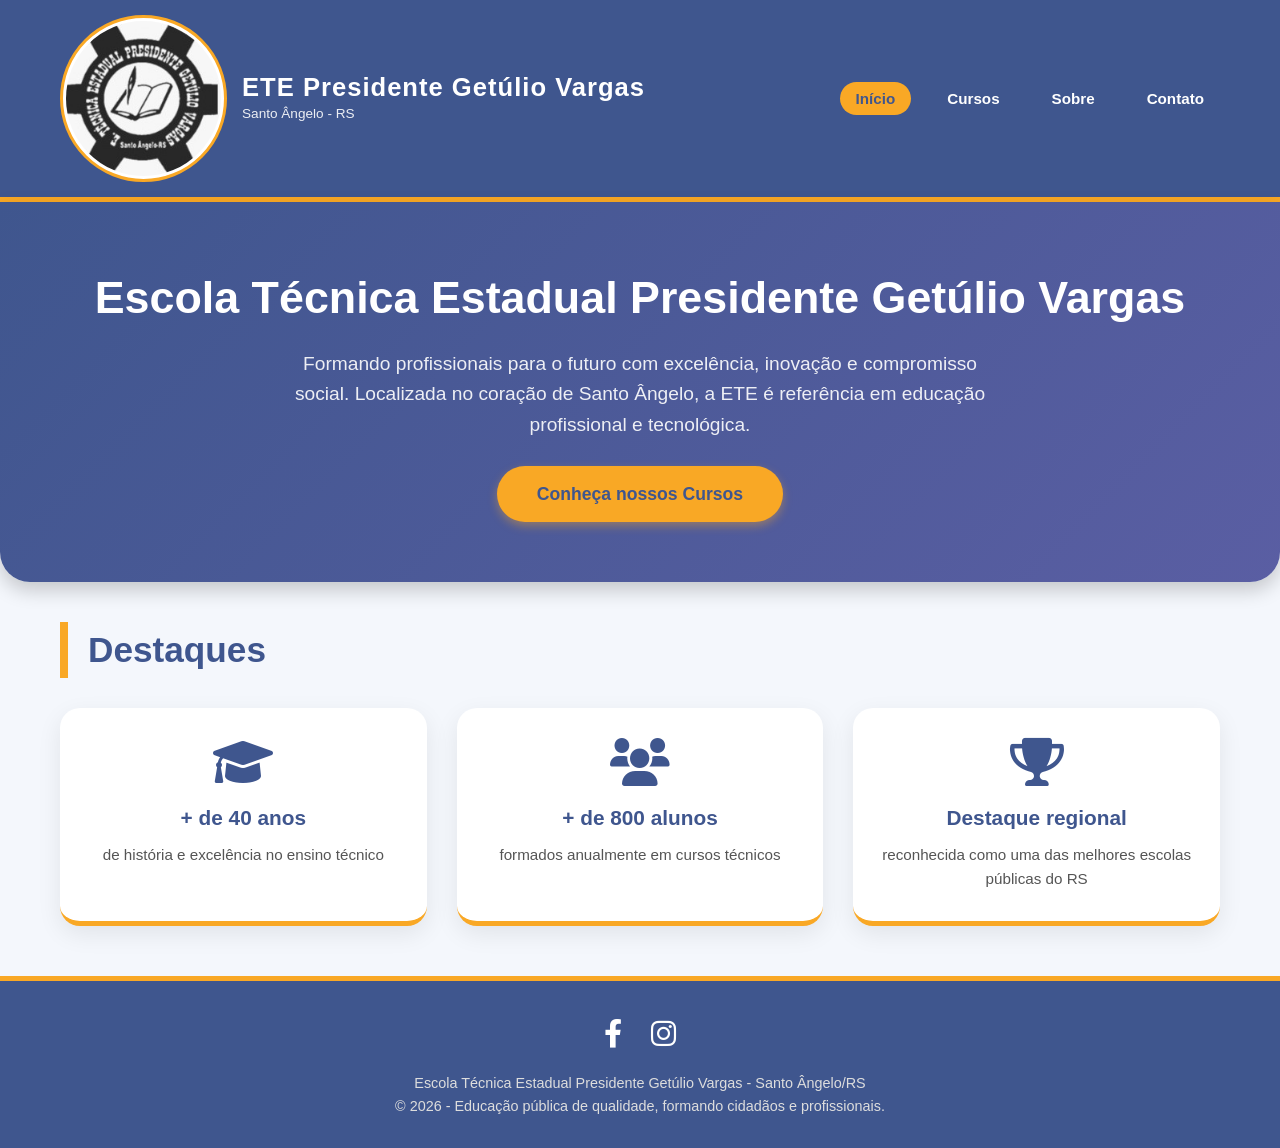
<file: index.html>
<!DOCTYPE html>
<html lang="pt-BR">
<head>
    <meta charset="UTF-8">
    <meta name="viewport" content="width=device-width, initial-scale=1.0">
    <title>Início - ETE Presidente Getúlio Vargas</title>
    <link rel="stylesheet" href="style.css">
    <link rel="stylesheet" href="https://cdnjs.cloudflare.com/ajax/libs/font-awesome/6.0.0-beta3/css/all.min.css">
</head>
<body>

    <!-- HEADER -->
    <header>
        <div class="container header-content">
            <div class="logo">
                <img src="logo.png" alt="Logo ETE Getúlio Vargas" class="logo-img">
                <div class="logo-text">
                    <h1>ETE Presidente Getúlio Vargas</h1>
                    <p>Santo Ângelo - RS</p>
                </div>
            </div>
            <nav>
                <ul>
                    <li><a href="index.html" class="active">Início</a></li>
                    <li><a href="cursos.html">Cursos</a></li>
                    <li><a href="sobre.html">Sobre</a></li>
                    <li><a href="contato.html">Contato</a></li>
                </ul>
            </nav>
        </div>
    </header>

    <!-- HERO -->
    <section class="hero">
        <div class="container">
            <h2>Escola Técnica Estadual Presidente Getúlio Vargas</h2>
            <p>Formando profissionais para o futuro com excelência, inovação e compromisso social. Localizada no coração de Santo Ângelo, a ETE é referência em educação profissional e tecnológica.</p>
            <a href="cursos.html" class="btn">Conheça nossos Cursos</a>
        </div>
    </section>

    <!-- DESTAQUES RÁPIDOS -->
    <div class="container">
        <h2 class="section-title">Destaques</h2>
        <div class="destaques-grid">
            <div class="destaque-item">
                <i class="fas fa-graduation-cap"></i>
                <h3>+ de 40 anos</h3>
                <p>de história e excelência no ensino técnico</p>
            </div>
            <div class="destaque-item">
                <i class="fas fa-users"></i>
                <h3>+ de 800 alunos</h3>
                <p>formados anualmente em cursos técnicos</p>
            </div>
            <div class="destaque-item">
                <i class="fas fa-trophy"></i>
                <h3>Destaque regional</h3>
                <p>reconhecida como uma das melhores escolas públicas do RS</p>
            </div>
        </div>
    </div>

    <!-- FOOTER -->
    <footer>
        <div class="container">
            <div class="social">
                <a href="#" target="_blank"><i class="fab fa-facebook-f"></i></a>
                <a href="#" target="_blank"><i class="fab fa-instagram"></i></a>
          
            </div>
            <p>
                Escola Técnica Estadual Presidente Getúlio Vargas - Santo Ângelo/RS<br>
                &copy; 2026 - Educação pública de qualidade, formando cidadãos e profissionais.
            </p>
        </div>
    </footer>

</body>
</html>
</file>
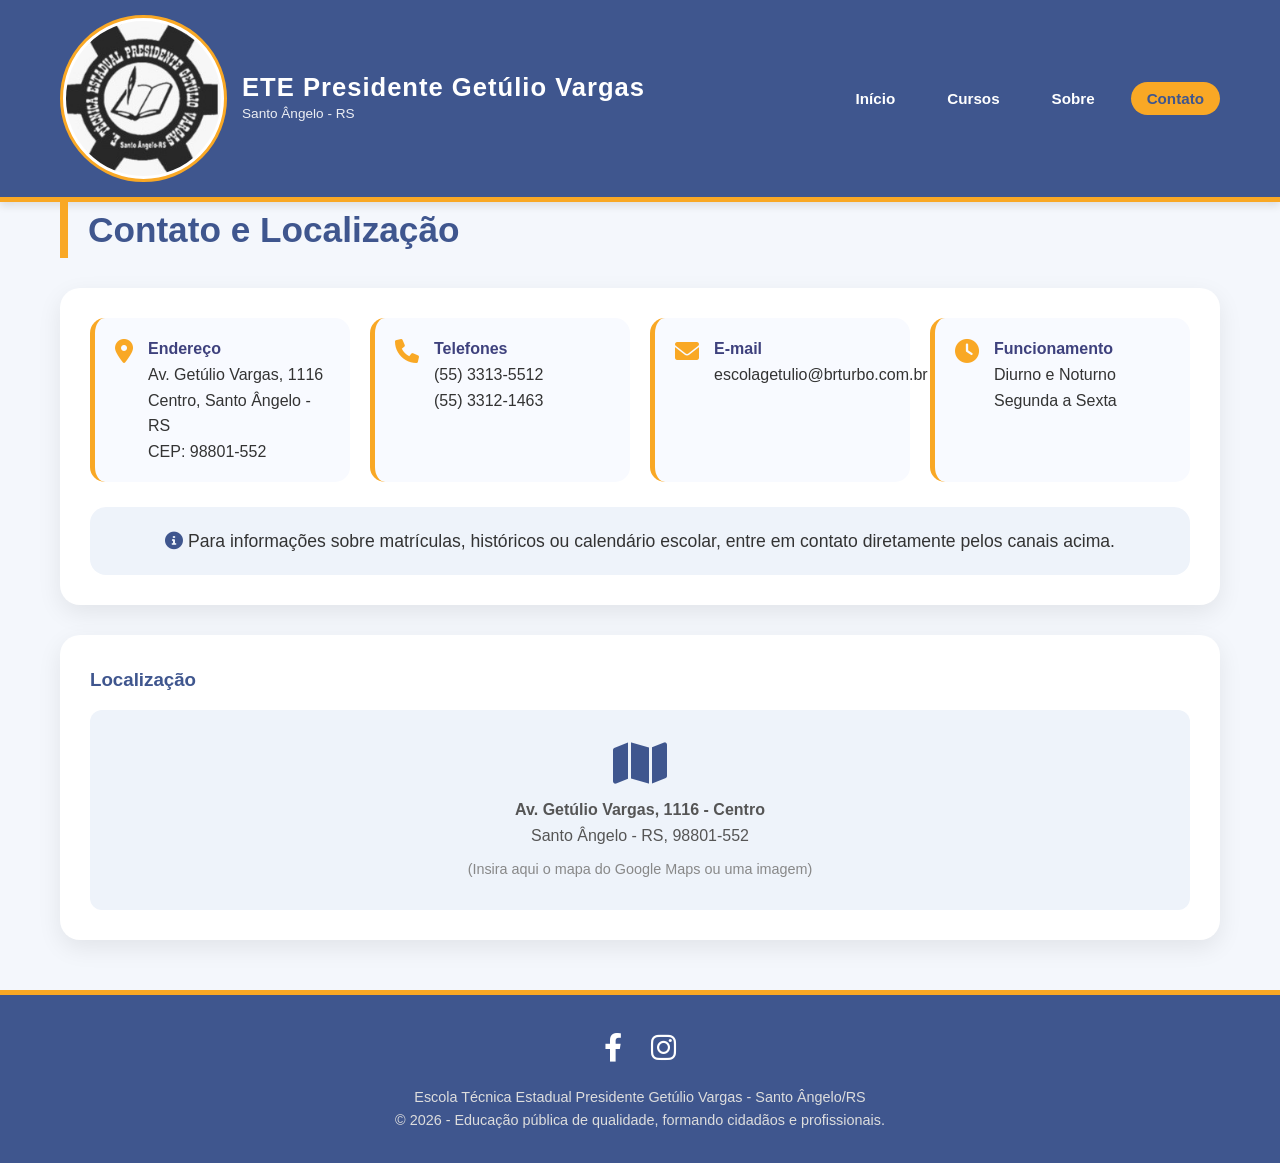
<file: contato.html>
<!DOCTYPE html>
<html lang="pt-BR">
<head>
    <meta charset="UTF-8">
    <meta name="viewport" content="width=device-width, initial-scale=1.0">
    <title>Contato - ETE Presidente Getúlio Vargas</title>
    <link rel="stylesheet" href="style.css">
    <link rel="stylesheet" href="https://cdnjs.cloudflare.com/ajax/libs/font-awesome/6.0.0-beta3/css/all.min.css">
</head>
<body>

    <!-- HEADER -->
    <header>
        <div class="container header-content">
            <div class="logo">
                <img src="logo.png" alt="Logo ETE Getúlio Vargas" class="logo-img">
                <div class="logo-text">
                    <h1>ETE Presidente Getúlio Vargas</h1>
                    <p>Santo Ângelo - RS</p>
                </div>
            </div>
            <nav>
                <ul>
                    <li><a href="index.html">Início</a></li>
                    <li><a href="cursos.html">Cursos</a></li>
                    <li><a href="sobre.html">Sobre</a></li>
                    <li><a href="contato.html" class="active">Contato</a></li>
                </ul>
            </nav>
        </div>
    </header>

    <!-- CONTEÚDO CONTATO -->
    <div class="container">
        <h2 class="section-title">Contato e Localização</h2>

        <div class="info-block">
            <div class="contact-grid">
                <div class="contact-item">
                    <i class="fas fa-map-marker-alt" style="color:#f9a825; font-size:1.5rem;"></i>
                    <div>
                        <strong>Endereço</strong>
                        Av. Getúlio Vargas, 1116<br>
                        Centro, Santo Ângelo - RS<br>
                        CEP: 98801-552
                    </div>
                </div>
                <div class="contact-item">
                    <i class="fas fa-phone" style="color:#f9a825; font-size:1.5rem;"></i>
                    <div>
                        <strong>Telefones</strong>
                        (55) 3313-5512<br>
                        (55) 3312-1463
                    </div>
                </div>
                <div class="contact-item">
                    <i class="fas fa-envelope" style="color:#f9a825; font-size:1.5rem;"></i>
                    <div>
                        <strong>E-mail</strong>
                        escolagetulio@brturbo.com.br
                    </div>
                </div>
                <div class="contact-item">
                    <i class="fas fa-clock" style="color:#f9a825; font-size:1.5rem;"></i>
                    <div>
                        <strong>Funcionamento</strong>
                        Diurno e Noturno<br>
                        Segunda a Sexta
                    </div>
                </div>
            </div>

            <div style="margin-top:25px; background:#eef3fa; padding:20px; border-radius:16px; text-align:center;">
                <p style="font-size:1.1rem;">
                    <i class="fas fa-info-circle" style="color:#3f568e;"></i>
                    Para informações sobre matrículas, históricos ou calendário escolar, entre em contato diretamente pelos canais acima.
                </p>
            </div>
        </div>

        <!-- MAPA (placeholder) -->
        <div class="info-block" style="margin-top: 0;">
            <h3 style="color: #3f568e; margin-bottom: 15px;">Localização</h3>
            <div style="background: #eef3fa; border-radius: 12px; padding: 20px; text-align: center; min-height: 200px; display: flex; align-items: center; justify-content: center; flex-direction: column;">
                <i class="fas fa-map" style="font-size: 3rem; color: #3f568e; margin-bottom: 10px;"></i>
                <p style="color: #555;">
                    <strong>Av. Getúlio Vargas, 1116 - Centro</strong><br>
                    Santo Ângelo - RS, 98801-552
                </p>
                <p style="font-size: 0.9rem; color: #888; margin-top: 10px;">
                    (Insira aqui o mapa do Google Maps ou uma imagem)
                </p>
            </div>
        </div>
    </div>

    <!-- FOOTER -->
    <footer>
        <div class="container">
            <div class="social">
                <a href="#" target="_blank"><i class="fab fa-facebook-f"></i></a>
                <a href="#" target="_blank"><i class="fab fa-instagram"></i></a>
                
            </div>
            <p>
                Escola Técnica Estadual Presidente Getúlio Vargas - Santo Ângelo/RS<br>
                &copy; 2026 - Educação pública de qualidade, formando cidadãos e profissionais.
            </p>
        </div>
    </footer>

</body>
</html>
</file>
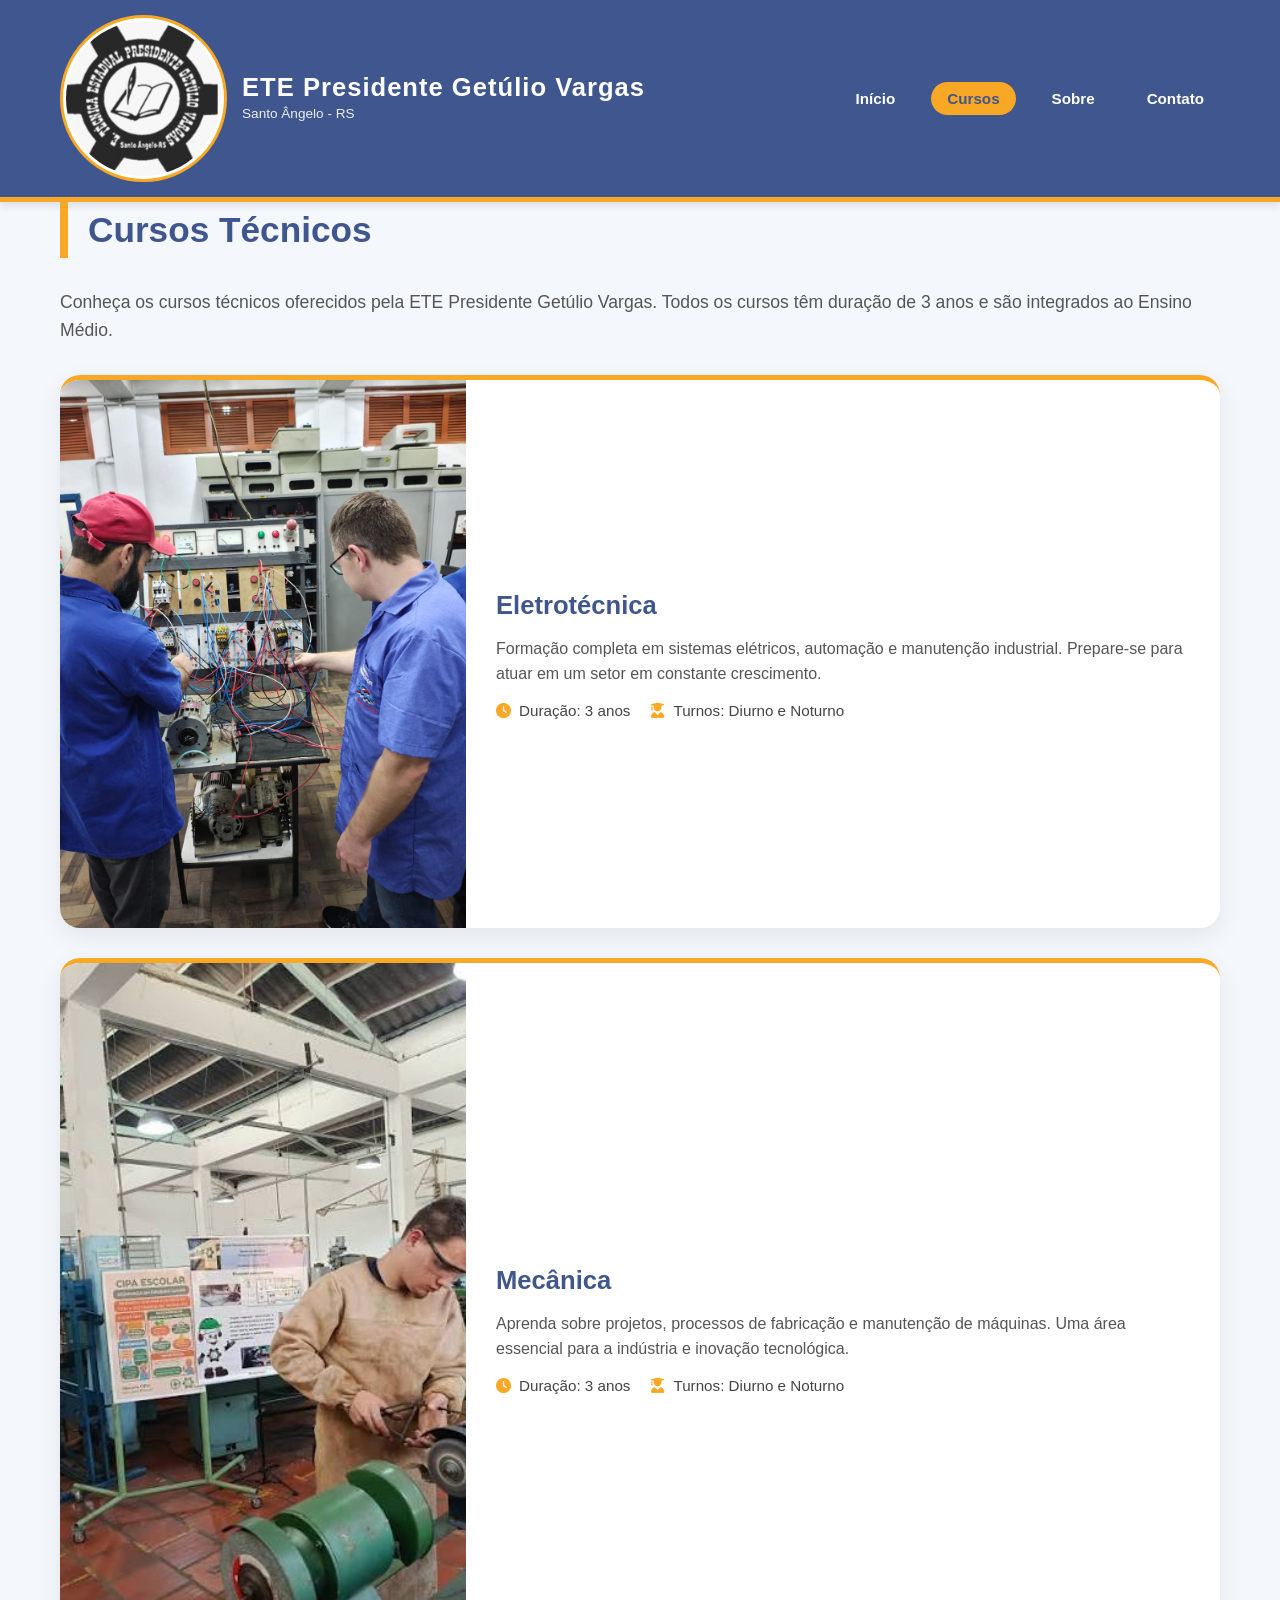
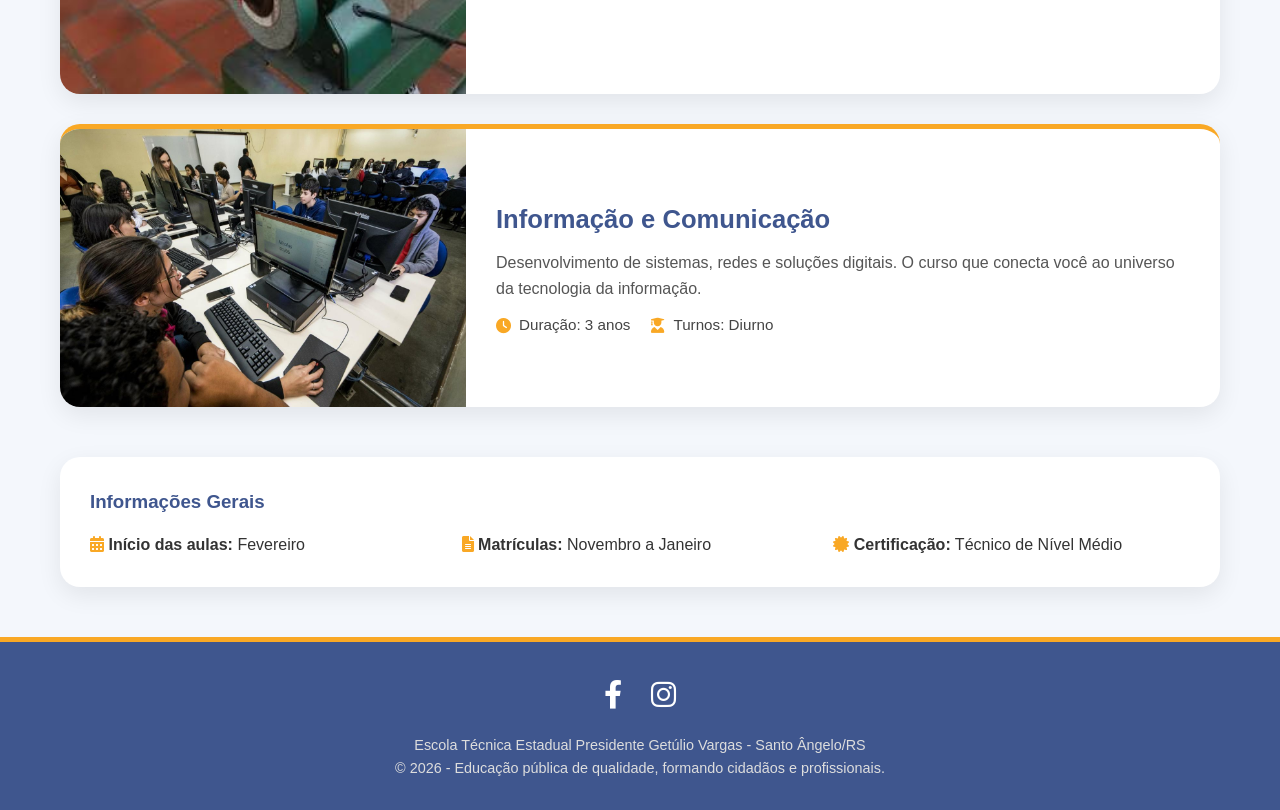
<file: cursos.html>
<!DOCTYPE html>
<html lang="pt-BR">
<head>
    <meta charset="UTF-8">
    <meta name="viewport" content="width=device-width, initial-scale=1.0">
    <title>Cursos - ETE Presidente Getúlio Vargas</title>
    <link rel="stylesheet" href="style.css">
    <link rel="stylesheet" href="https://cdnjs.cloudflare.com/ajax/libs/font-awesome/6.0.0-beta3/css/all.min.css">
</head>
<body>

    <!-- HEADER -->
    <header>
        <div class="container header-content">
            <div class="logo">
                <img src="logo.png" alt="Logo ETE Getúlio Vargas" class="logo-img">
                <div class="logo-text">
                    <h1>ETE Presidente Getúlio Vargas</h1>
                    <p>Santo Ângelo - RS</p>
                </div>
            </div>
            <nav>
                <ul>
                    <li><a href="index.html">Início</a></li>
                    <li><a href="cursos.html" class="active">Cursos</a></li>
                    <li><a href="sobre.html">Sobre</a></li>
                    <li><a href="contato.html">Contato</a></li>
                </ul>
            </nav>
        </div>
    </header>

    <!-- CONTEÚDO CURSOS -->
    <div class="container">
        <h2 class="section-title">Cursos Técnicos</h2>
        <p style="margin-bottom: 30px; font-size: 1.1rem; color: #555;">
            Conheça os cursos técnicos oferecidos pela ETE Presidente Getúlio Vargas. Todos os cursos têm duração de 3 anos e são integrados ao Ensino Médio.
        </p>

        <div class="cards-grid">

            <!-- Card 1: Eletrotécnica -->
            <div class="card card-horizontal">
                <div class="card-image">
                    <img src="ELETRO.jpeg" alt="Curso de Eletrotécnica">
                </div>
                <div class="card-content">
                    <h3>Eletrotécnica</h3>
                    <p>Formação completa em sistemas elétricos, automação e manutenção industrial. Prepare-se para atuar em um setor em constante crescimento.</p>
                    <ul>
                        <li><i class="fas fa-clock"></i> Duração: 3 anos</li>
                        <li><i class="fas fa-user-graduate"></i> Turnos: Diurno e Noturno</li>
                    </ul>
                </div>
            </div>

            <!-- Card 2: Mecânica -->
            <div class="card card-horizontal">
                <div class="card-image">
                    <img src="MECANICA.jpeg" alt="Curso de Mecânica">
                </div>
                <div class="card-content">
                    <h3>Mecânica</h3>
                    <p>Aprenda sobre projetos, processos de fabricação e manutenção de máquinas. Uma área essencial para a indústria e inovação tecnológica.</p>
                    <ul>
                        <li><i class="fas fa-clock"></i> Duração: 3 anos</li>
                        <li><i class="fas fa-user-graduate"></i> Turnos: Diurno e Noturno</li>
                    </ul>
                </div>
            </div>

            <!-- Card 3: Informação e Comunicação -->
            <div class="card card-horizontal">
                <div class="card-image">
                    <img src="PC.jpeg" alt="Curso de Informação e Comunicação">
                </div>
                <div class="card-content">
                    <h3>Informação e Comunicação</h3>
                    <p>Desenvolvimento de sistemas, redes e soluções digitais. O curso que conecta você ao universo da tecnologia da informação.</p>
                    <ul>
                        <li><i class="fas fa-clock"></i> Duração: 3 anos</li>
                        <li><i class="fas fa-user-graduate"></i> Turnos: Diurno</li>
                    </ul>
                </div>
            </div>

        </div>

        <!-- Tabela de informações adicionais -->
        <div class="info-block" style="margin-top: 20px;">
            <h3 style="color: #3f568e; margin-bottom: 15px;">Informações Gerais</h3>
            <div style="display: grid; grid-template-columns: repeat(auto-fit, minmax(200px,1fr)); gap: 15px;">
                <div><i class="fas fa-calendar-alt" style="color:#f9a825;"></i> <strong>Início das aulas:</strong> Fevereiro</div>
                <div><i class="fas fa-file-alt" style="color:#f9a825;"></i> <strong>Matrículas:</strong> Novembro a Janeiro</div>
                <div><i class="fas fa-certificate" style="color:#f9a825;"></i> <strong>Certificação:</strong> Técnico de Nível Médio</div>
            </div>
        </div>
    </div>

    <!-- FOOTER -->
    <footer>
        <div class="container">
            <div class="social">
                <a href="#" target="_blank"><i class="fab fa-facebook-f"></i></a>
                <a href="#" target="_blank"><i class="fab fa-instagram"></i></a>
            
            </div>
            <p>
                Escola Técnica Estadual Presidente Getúlio Vargas - Santo Ângelo/RS<br>
                &copy; 2026 - Educação pública de qualidade, formando cidadãos e profissionais.
            </p>
        </div>
    </footer>

</body>
</html>
</file>
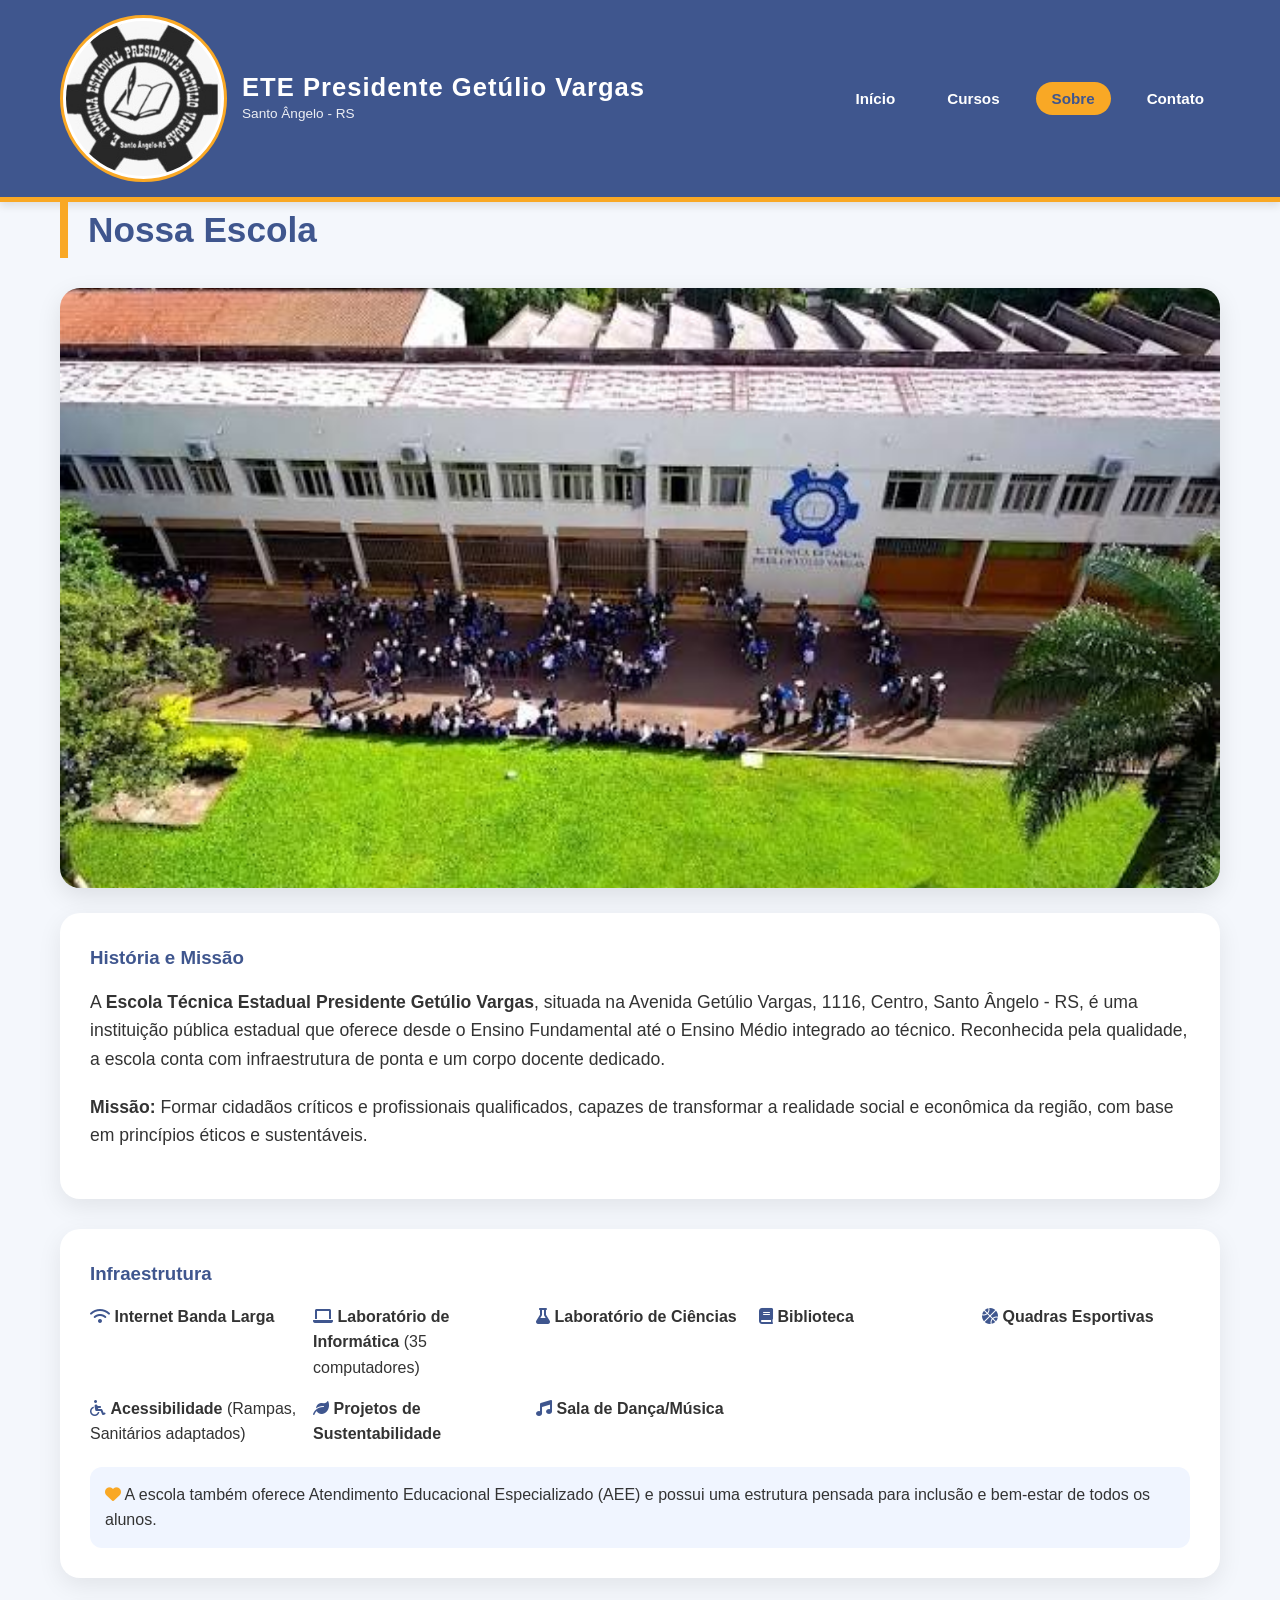
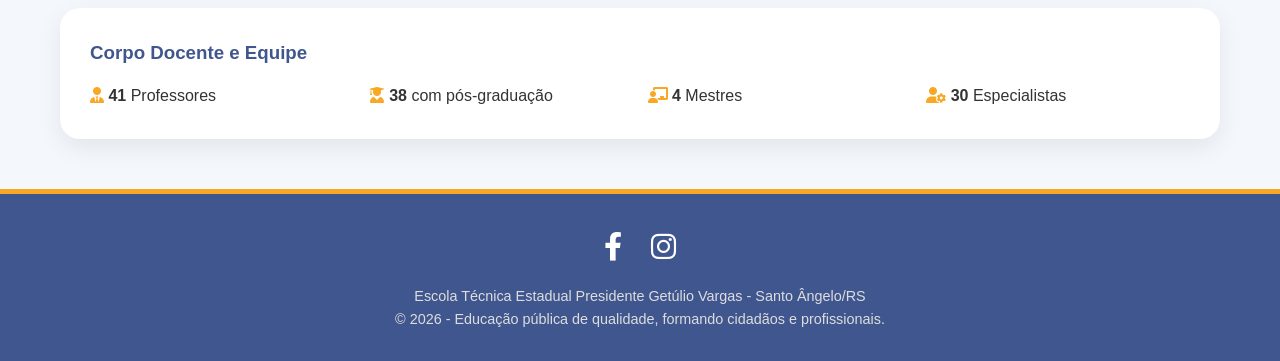
<file: sobre.html>
<!DOCTYPE html>
<html lang="pt-BR">
<head>
    <meta charset="UTF-8">
    <meta name="viewport" content="width=device-width, initial-scale=1.0">
    <title>Sobre - ETE Presidente Getúlio Vargas</title>
    <link rel="stylesheet" href="style.css">
    <link rel="stylesheet" href="https://cdnjs.cloudflare.com/ajax/libs/font-awesome/6.0.0-beta3/css/all.min.css">
</head>
<body>

    <!-- HEADER -->
    <header>
        <div class="container header-content">
            <div class="logo">
                <img src="logo.png" alt="Logo ETE Getúlio Vargas" class="logo-img">
                <div class="logo-text">
                    <h1>ETE Presidente Getúlio Vargas</h1>
                    <p>Santo Ângelo - RS</p>
                </div>
            </div>
            <nav>
                <ul>
                    <li><a href="index.html">Início</a></li>
                    <li><a href="cursos.html">Cursos</a></li>
                    <li><a href="sobre.html" class="active">Sobre</a></li>
                    <li><a href="contato.html">Contato</a></li>
                </ul>
            </nav>
        </div>
    </header>

    <!-- CONTEÚDO SOBRE -->
    <div class="container">
        <h2 class="section-title">Nossa Escola</h2>

        <!-- Foto Panorâmica -->
        <div class="panorama-container">
            <img src="PANORAMICA.jpeg" alt="Vista panorâmica da ETE Getúlio Vargas" class="panorama-img">
        </div>

        <div class="info-block">
            <h3 style="color: #3f568e; margin-bottom: 15px;">História e Missão</h3>
            <p style="font-size:1.1rem; margin-bottom:20px;">
                A <strong>Escola Técnica Estadual Presidente Getúlio Vargas</strong>, situada na Avenida Getúlio Vargas, 1116, Centro, Santo Ângelo - RS, é uma instituição pública estadual que oferece desde o Ensino Fundamental até o Ensino Médio integrado ao técnico. Reconhecida pela qualidade, a escola conta com infraestrutura de ponta e um corpo docente dedicado.
            </p>
            <p style="font-size:1.1rem; margin-bottom:20px;">
                <strong>Missão:</strong> Formar cidadãos críticos e profissionais qualificados, capazes de transformar a realidade social e econômica da região, com base em princípios éticos e sustentáveis.
            </p>
        </div>

        <!-- INFRAESTRUTURA -->
        <div class="info-block">
            <h3 style="color: #3f568e; margin-bottom: 15px;">Infraestrutura</h3>
            <div style="display: grid; grid-template-columns: repeat(auto-fit, minmax(200px,1fr)); gap:15px;">
                <div><i class="fas fa-wifi" style="color:#3f568e;"></i> <strong>Internet Banda Larga</strong></div>
                <div><i class="fas fa-laptop" style="color:#3f568e;"></i> <strong>Laboratório de Informática</strong> (35 computadores)</div>
                <div><i class="fas fa-flask" style="color:#3f568e;"></i> <strong>Laboratório de Ciências</strong></div>
                <div><i class="fas fa-book" style="color:#3f568e;"></i> <strong>Biblioteca</strong></div>
                <div><i class="fas fa-basketball-ball" style="color:#3f568e;"></i> <strong>Quadras Esportivas</strong></div>
                <div><i class="fas fa-wheelchair" style="color:#3f568e;"></i> <strong>Acessibilidade</strong> (Rampas, Sanitários adaptados)</div>
                <div><i class="fas fa-leaf" style="color:#3f568e;"></i> <strong>Projetos de Sustentabilidade</strong></div>
                <div><i class="fas fa-music" style="color:#3f568e;"></i> <strong>Sala de Dança/Música</strong></div>
            </div>
            <p style="margin-top:20px; background:#f0f5ff; padding:15px; border-radius:12px;">
                <i class="fas fa-heart" style="color:#f9a825;"></i> A escola também oferece Atendimento Educacional Especializado (AEE) e possui uma estrutura pensada para inclusão e bem-estar de todos os alunos.
            </p>
        </div>

        <!-- EQUIPE -->
        <div class="info-block">
            <h3 style="color: #3f568e; margin-bottom: 15px;">Corpo Docente e Equipe</h3>
            <div style="display: grid; grid-template-columns: repeat(auto-fit, minmax(150px,1fr)); gap:15px;">
                <div><i class="fas fa-user-tie" style="color:#f9a825;"></i> <strong>41</strong> Professores</div>
                <div><i class="fas fa-user-graduate" style="color:#f9a825;"></i> <strong>38</strong> com pós-graduação</div>
                <div><i class="fas fa-chalkboard-teacher" style="color:#f9a825;"></i> <strong>4</strong> Mestres</div>
                <div><i class="fas fa-user-cog" style="color:#f9a825;"></i> <strong>30</strong> Especialistas</div>
            </div>
        </div>
    </div>

    <!-- FOOTER -->
    <footer>
        <div class="container">
            <div class="social">
                <a href="#" target="_blank"><i class="fab fa-facebook-f"></i></a>
                <a href="#" target="_blank"><i class="fab fa-instagram"></i></a>
     
            </div>
            <p>
                Escola Técnica Estadual Presidente Getúlio Vargas - Santo Ângelo/RS<br>
                &copy; 2026 - Educação pública de qualidade, formando cidadãos e profissionais.
            </p>
        </div>
    </footer>

</body>
</html>
</file>
<file: style.css>
* {
    margin: 0;
    padding: 0;
    box-sizing: border-box;
    font-family: 'Segoe UI', Tahoma, Geneva, Verdana, sans-serif;
}

body {
    background-color: #f4f7fc;
    color: #333;
    line-height: 1.6;
}

.container {
    max-width: 1200px;
    margin: 0 auto;
    padding: 0 20px;
}

/* ========== HEADER & NAVIGATION ========== */
header {
    background-color: #3f568e;
    color: white;
    padding: 15px 0;
    border-bottom: 5px solid #f9a825;
    box-shadow: 0 4px 8px rgba(0,0,0,0.1);
}

.header-content {
    display: flex;
    justify-content: space-between;
    align-items: center;
    flex-wrap: wrap;
}

.logo {
    display: flex;
    align-items: center;
    gap: 15px;
}

.logo-img {
    width: 167px;        /* Ajustado para ficar menor e proporcional */
    height: 167px;
    border-radius: 50%;
    object-fit: cover;
    border: 3px solid #f9a825;
    background-color: #fff;
    padding: 3px;
    flex-shrink: 0;     /* Evita que a imagem encolha */
}

.logo-text h1 {
    font-size: 1.6rem;  /* Ajustado para acompanhar o logo menor */
    font-weight: 700;
    letter-spacing: 1px;
    line-height: 1.2;
}

.logo-text p {
    font-size: 0.85rem;
    opacity: 0.9;
}

nav ul {
    display: flex;
    list-style: none;
    gap: 20px;
    flex-wrap: wrap;
}

nav ul li a {
    color: white;
    text-decoration: none;
    font-weight: 600;
    padding: 8px 16px;
    border-radius: 30px;
    transition: all 0.3s ease;
    font-size: 0.95rem;
}

nav ul li a:hover, nav ul li a.active {
    background-color: #f9a825;
    color: #3f568e;
}

/* ========== HERO SECTION ========== */
.hero {
    background: linear-gradient(135deg, #3f568e 0%, #5a5ea3 100%);
    color: white;
    padding: 60px 0;
    text-align: center;
    margin-bottom: 40px;
    border-radius: 0 0 30px 30px;
    box-shadow: 0 8px 20px rgba(0,0,0,0.2);
}

.hero h2 {
    font-size: 2.8rem;
    margin-bottom: 15px;
}

.hero p {
    font-size: 1.2rem;
    max-width: 700px;
    margin: 0 auto 25px;
    opacity: 0.9;
}

.btn {
    display: inline-block;
    background-color: #f9a825;
    color: #3f568e;
    padding: 14px 40px;
    border-radius: 50px;
    font-weight: bold;
    text-decoration: none;
    font-size: 1.1rem;
    transition: transform 0.2s, box-shadow 0.2s;
    box-shadow: 0 4px 10px rgba(249, 168, 37, 0.4);
}

.btn:hover {
    transform: scale(1.03);
    box-shadow: 0 8px 20px rgba(249, 168, 37, 0.6);
}

/* ========== SECTION TITLE ========== */
.section-title {
    font-size: 2.2rem;
    color: #3f568e;
    margin-bottom: 30px;
    border-left: 8px solid #f9a825;
    padding-left: 20px;
}

/* ========== CARDS GRID (CURSOS) ========== */
.cards-grid {
    display: flex;
    flex-direction: column;
    gap: 30px;
    margin-bottom: 50px;
}

/* Card Horizontal com imagem */
.card-horizontal {
    display: flex;
    background: white;
    border-radius: 20px;
    overflow: hidden;
    box-shadow: 0 8px 25px rgba(0,0,0,0.08);
    transition: transform 0.3s, box-shadow 0.3s;
    border-top: 5px solid #f9a825;
    min-height: 220px;
}

.card-horizontal:hover {
    transform: translateY(-5px);
    box-shadow: 0 15px 40px rgba(0,0,0,0.15);
}

.card-image {
    flex: 0 0 35%; /* 35% da largura para a imagem */
    min-width: 250px;
    overflow: hidden;
}

.card-image img {
    width: 100%;
    height: 100%;
    object-fit: cover;
    transition: transform 0.3s;
}

.card-horizontal:hover .card-image img {
    transform: scale(1.03);
}

.card-content {
    flex: 1;
    padding: 25px 30px;
    display: flex;
    flex-direction: column;
    justify-content: center;
}

.card-content h3 {
    font-size: 1.6rem;
    color: #3f568e;
    margin-bottom: 10px;
}

.card-content p {
    color: #555;
    margin-bottom: 12px;
    font-size: 1rem;
}

.card-content ul {
    list-style: none;
    display: flex;
    gap: 20px;
    flex-wrap: wrap;
}

.card-content ul li {
    font-size: 0.95rem;
    color: #444;
    display: flex;
    align-items: center;
    gap: 8px;
}

.card-content ul li i {
    color: #f9a825;
}

/* ========== PANORAMA ========== */
.panorama-container {
    margin-bottom: 25px;
    border-radius: 20px;
    overflow: hidden;
    box-shadow: 0 8px 25px rgba(0,0,0,0.1);
}

.panorama-img {
    width: 100%;
    height: 600px;
    object-fit: cover;
    display: block;
}

/* ========== INFO BLOCK ========== */
.info-block {
    background: white;
    padding: 30px;
    border-radius: 20px;
    margin-bottom: 30px;
    box-shadow: 0 8px 25px rgba(0,0,0,0.08);
}

/* ========== CONTACT ========== */
.contact-grid {
    display: grid;
    grid-template-columns: repeat(auto-fit, minmax(220px, 1fr));
    gap: 20px;
}

.contact-item {
    padding: 18px 20px;
    background: #f8faff;
    border-radius: 15px;
    border-left: 5px solid #f9a825;
    display: flex;
    align-items: flex-start;
    gap: 15px;
}

.contact-item i {
    margin-top: 3px;
}

.contact-item strong {
    display: block;
    color: #3e417d;
}

/* ========== FOOTER ========== */
footer {
    background-color: #3f568e;
    color: #ddd;
    text-align: center;
    padding: 30px 0;
    margin-top: 50px;
    border-top: 5px solid #f9a825;
}

footer .social a {
    color: white;
    margin: 0 12px;
    font-size: 1.8rem;
    transition: color 0.3s;
}

footer .social a:hover {
    color: #f9a825;
}

footer p {
    margin-top: 15px;
    font-size: 0.9rem;
}

/* ========== RESPONSIVIDADE ========== */
@media (max-width: 768px) {
    .header-content {
        flex-direction: column;
        text-align: center;
    }
    
    .logo {
        flex-direction: column;
        margin-bottom: 10px;
    }
    
    .logo-img {
        width: 55px;
        height: 55px;
    }
    
    .logo-text h1 {
        font-size: 1.3rem;
    }
    
    nav ul {
        justify-content: center;
        margin-top: 10px;
        gap: 8px;
    }
    
    nav ul li a {
        font-size: 0.85rem;
        padding: 6px 12px;
    }
    
    .hero h2 {
        font-size: 1.8rem;
    }
    
    .hero p {
        font-size: 1rem;
    }
    
    .section-title {
        font-size: 1.6rem;
    }
    
    /* Cards horizontais viram verticais no mobile */
    .card-horizontal {
        flex-direction: column;
        min-height: auto;
    }
    
    .card-image {
        flex: 0 0 auto;
        min-width: unset;
        height: 200px;
    }
    
    .card-content {
        padding: 20px;
    }
    
    .card-content ul {
        flex-direction: column;
        gap: 8px;
    }
    
    .panorama-img {
        height: 180px;
    }
    
    .contact-item {
        flex-direction: column;
        align-items: center;
        text-align: center;
    }
}

@media (max-width: 480px) {
    .btn {
        padding: 12px 25px;
        font-size: 0.95rem;
    }
    
    .card-image {
        height: 150px;
    }
    
    .card-content h3 {
        font-size: 1.3rem;
    }
    
    .panorama-img {
        height: 130px;
    }
}
/* ========== DESTAQUES (INDEX) ========== */
.destaques-grid {
    display: grid;
    grid-template-columns: repeat(auto-fit, minmax(250px, 1fr));
    gap: 30px;
    margin-bottom: 50px;
}

.destaque-item {
    background: white;
    padding: 30px 20px;
    border-radius: 20px;
    text-align: center;
    box-shadow: 0 8px 25px rgba(0,0,0,0.08);
    transition: transform 0.3s, box-shadow 0.3s;
    border-bottom: 5px solid #f9a825;
}

.destaque-item:hover {
    transform: translateY(-8px);
    box-shadow: 0 15px 35px rgba(0,0,0,0.12);
}

.destaque-item i {
    font-size: 3rem;
    color: #3f568e;
    margin-bottom: 15px;
}

.destaque-item h3 {
    font-size: 1.3rem;
    color: #3f568e;
    margin-bottom: 8px;
}

.destaque-item p {
    color: #555;
    font-size: 0.95rem;
}
</file>
